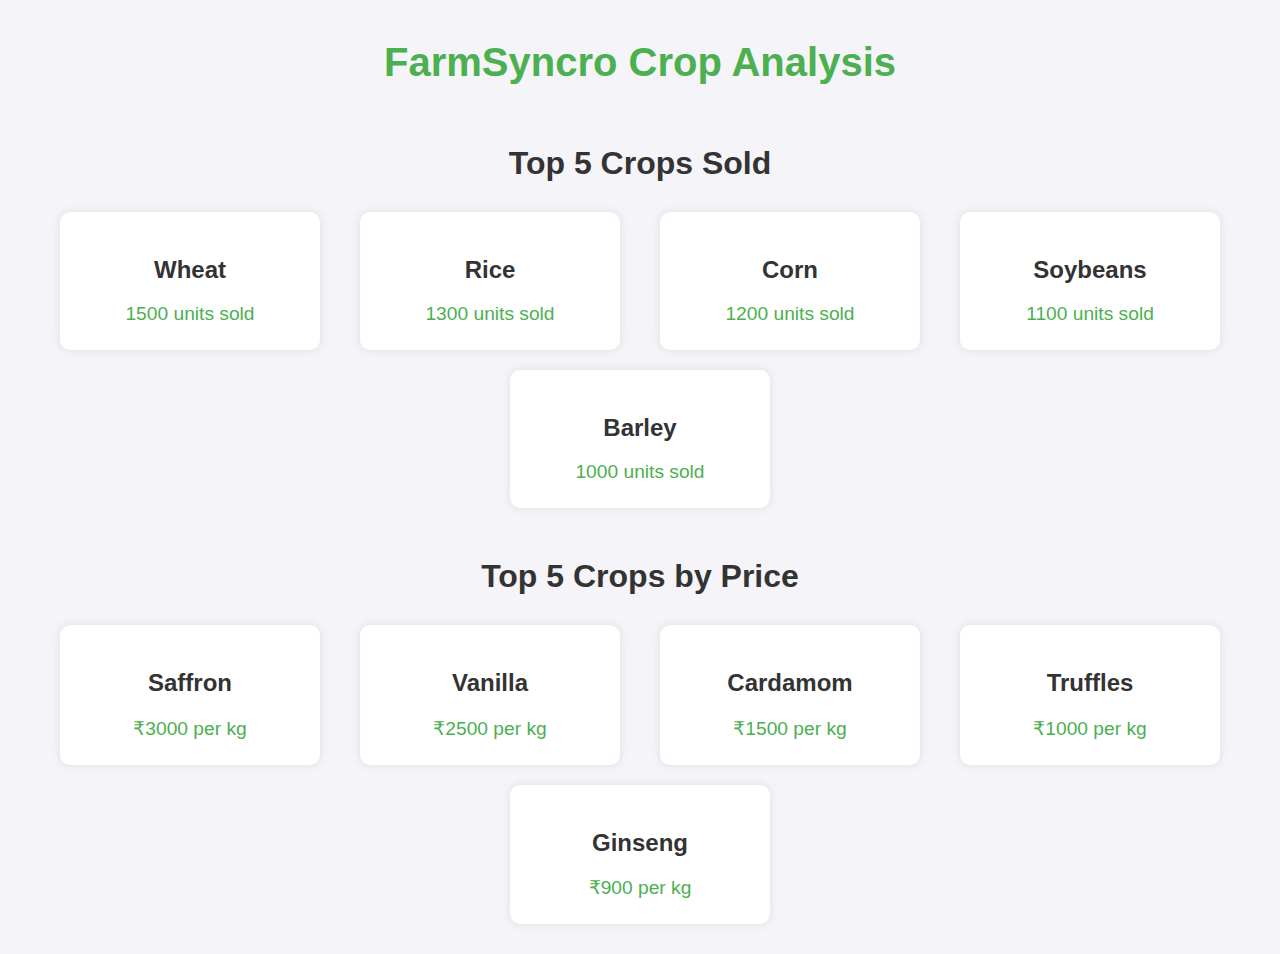
<file: cropanalysis/index.html>
<!DOCTYPE html>
<html lang="en">
<head>
    <meta charset="UTF-8">
    <meta name="viewport" content="width=device-width, initial-scale=1.0">
    <title>Crop Analysis - FarmSyncro</title>
    <link rel="stylesheet" href="crop-analysis.css">
</head>
<body>
    <div class="container">
        <header>
            <h1>FarmSyncro Crop Analysis</h1>
        </header>

        <!-- Section for Top 5 Crops Sold -->
        <section class="crop-section" id="top-sold-section">
            <h2>Top 5 Crops Sold</h2>
            <div class="crop-cards" id="top-sold-crops"></div>
        </section>

        <!-- Section for Top 5 Crops by Price -->
        <section class="crop-section" id="top-price-section">
            <h2>Top 5 Crops by Price</h2>
            <div class="crop-cards" id="top-price-crops"></div>
        </section>
    </div>

    <script src="crop-analysis.js"></script>
</body>
</html>
</file>
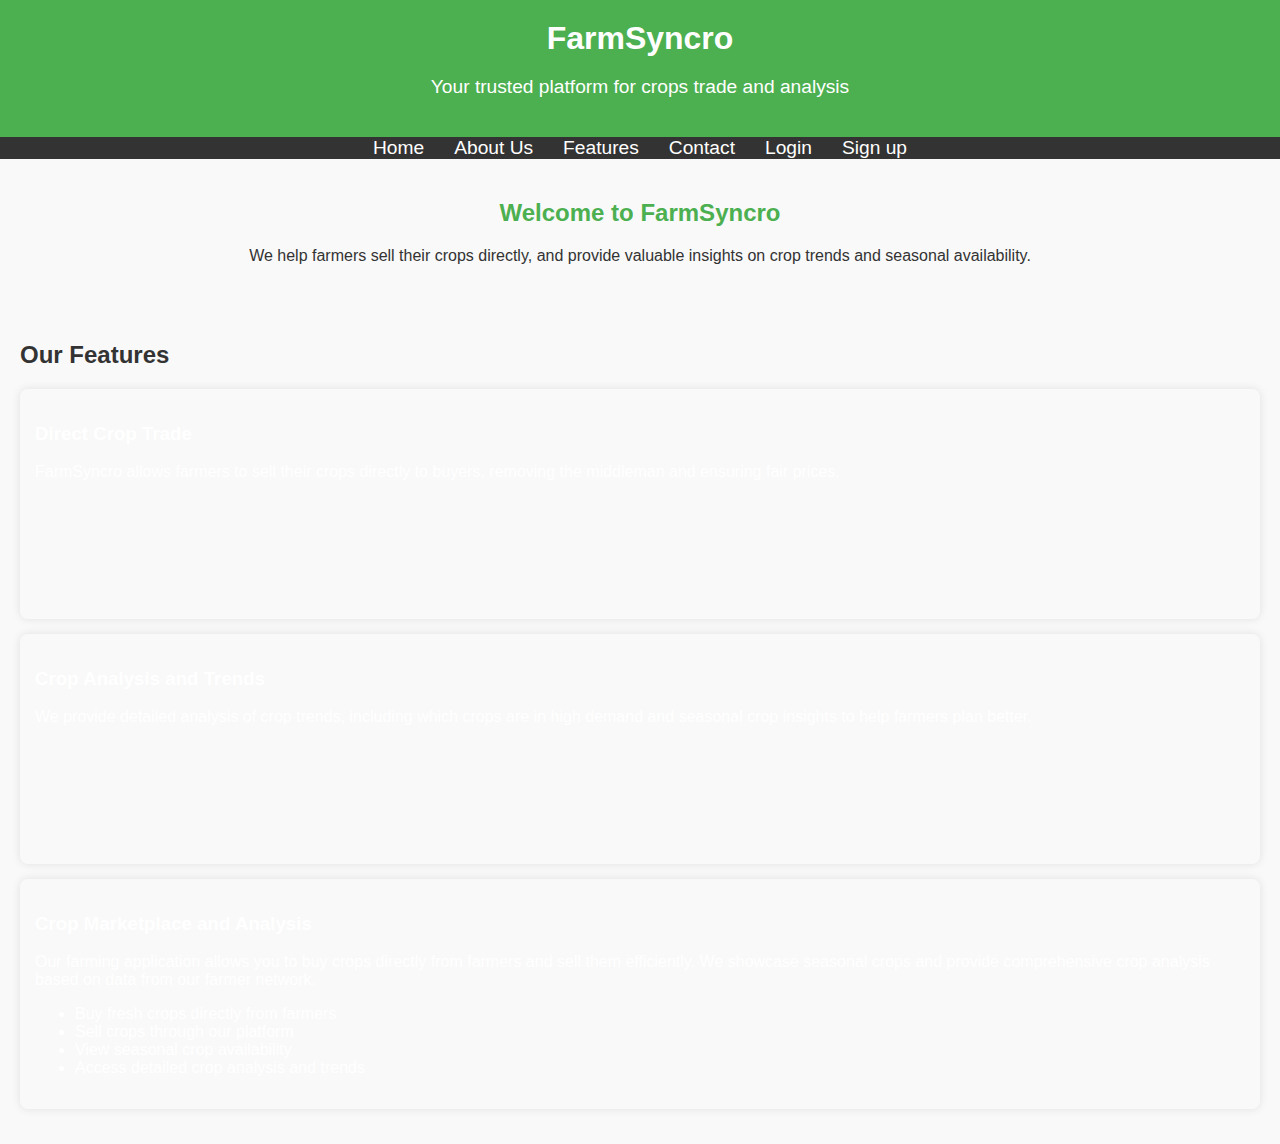
<file: homePage/index.html>
<!DOCTYPE html>
<html lang="en">
<head>
    <meta charset="UTF-8">
    <meta name="viewport" content="width=device-width, initial-scale=1.0">
    <title>FarmSyncro - Homepage</title>
    <link rel="stylesheet" href="styles.css">
</head>
<body>
    <header>
        <h1>FarmSyncro</h1>
        <p>Your trusted platform for crops trade and analysis</p>
    </header>

    <!-- Navigation Bar -->
    <nav>
        <ul>
            <li><a href="#">Home</a></li>
            <li><a href="#">About Us</a></li>
            <li><a href="#">Features</a></li>
            <li><a href="#">Contact</a></li>
            <li><a href="../loginpage/index.html">Login</a></li>
            <li><a href="../signuppage/index.html">Sign up</a></li>
        </ul>
    </nav>

    <section id="intro">
        <h2>Welcome to FarmSyncro</h2>
        <p>We help farmers sell their crops directly, and provide valuable insights on crop trends and seasonal availability.</p>
    </section>

    <section id="features">
        <h2>Our Features</h2>

        <!-- Feature 1: Buying and Selling Crops -->
        <div class="feature">
            <h3>Direct Crop Trade</h3>
            <p>FarmSyncro allows farmers to sell their crops directly to buyers, removing the middleman and ensuring fair prices.</p>
        </div>

        <!-- Feature 2: Crop Analysis -->
        <div class="feature">
            <h3>Crop Analysis and Trends</h3>
            <p>We provide detailed analysis of crop trends, including which crops are in high demand and seasonal crop insights to help farmers plan better.</p>
           
        </div>
        <div class="feature">
            <h3>Crop Marketplace and Analysis</h3>
            <p>Our farming application allows you to buy crops directly from farmers and sell them efficiently. We showcase seasonal crops and provide comprehensive crop analysis based on data from our farmer network.</p>
            <ul>
                <li>Buy fresh crops directly from farmers</li>
                <li>Sell crops through our platform</li>
                <li>View seasonal crop availability</li>
                <li>Access detailed crop analysis and trends</li>
            </ul>
        </div>
    </section>

    <!-- <footer>
        <p>&copy; 2024 FarmSyncro. All rights reserved.</p>
    </footer> -->

    <script src="script.js"></script>
</body>
</html>
</file>
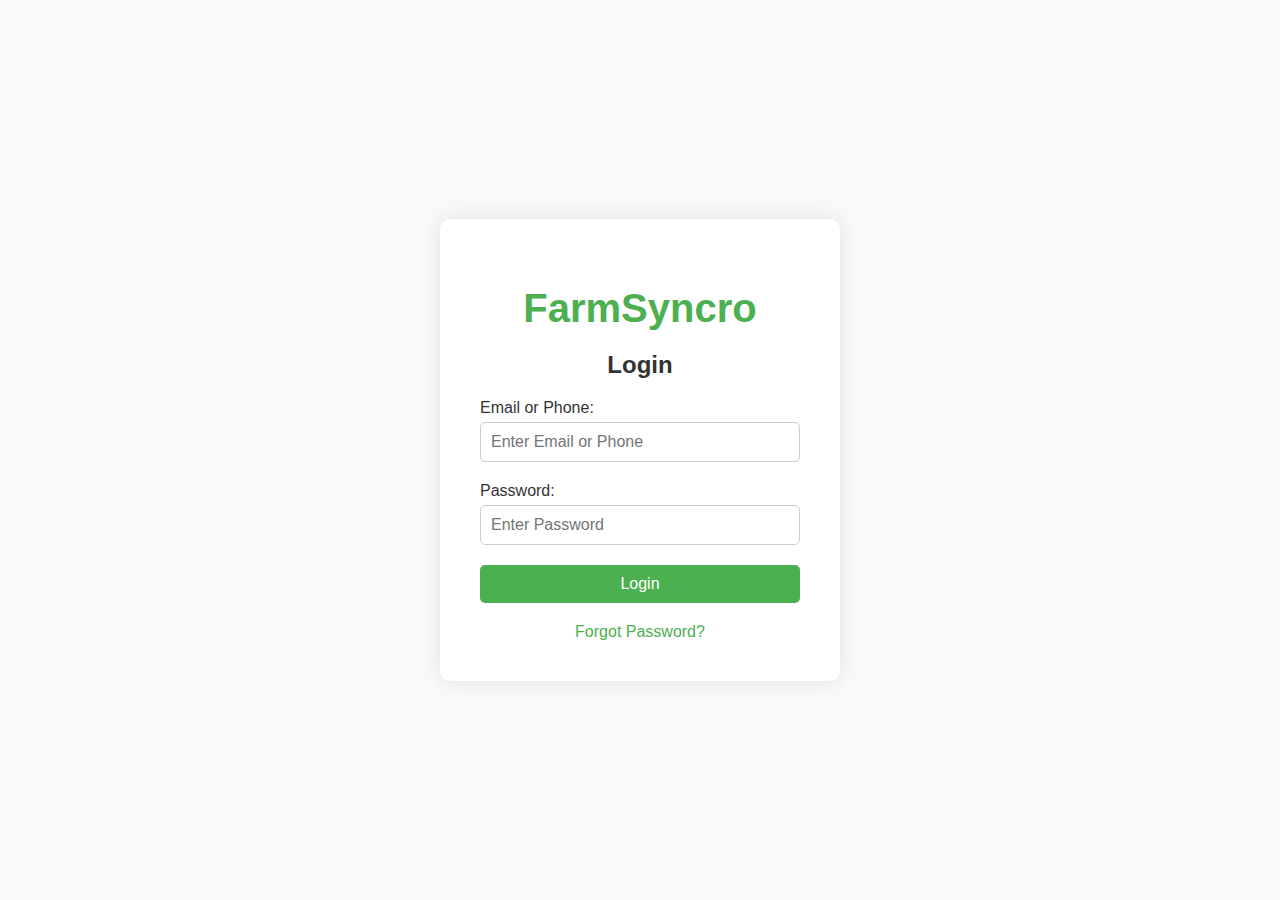
<file: loginpage/index.html>
<!DOCTYPE html>
<html lang="en">
<head>
    <meta charset="UTF-8">
    <meta name="viewport" content="width=device-width, initial-scale=1.0">
    <title>FarmSyncro - Login</title>
    <link rel="stylesheet" href="login.css">
</head>
<body>
    <div class="login-container">
        <div class="login-box">
            <h1>FarmSyncro</h1>
            <h2>Login</h2>
            <form id="loginForm" onsubmit="return validateForm()">
                <div class="input-group">
                    <label for="email-phone">Email or Phone:</label>
                    <input type="text" id="email-phone" name="email-phone" placeholder="Enter Email or Phone">
                    <span id="error-email-phone" class="error"></span>
                </div>
                <div class="input-group">
                    <label for="password">Password:</label>
                    <input type="password" id="password" name="password" placeholder="Enter Password">
                    <span id="error-password" class="error"></span>
                </div>
                <div class="input-group">
                    <button type="submit" class="login-btn">Login</button>
                </div>
            </form>
            <div class="options">
                <a href="#">Forgot Password?</a>
            </div>
        </div>
    </div>

    <script src="login.js"></script>
</body>
</html>
</file>
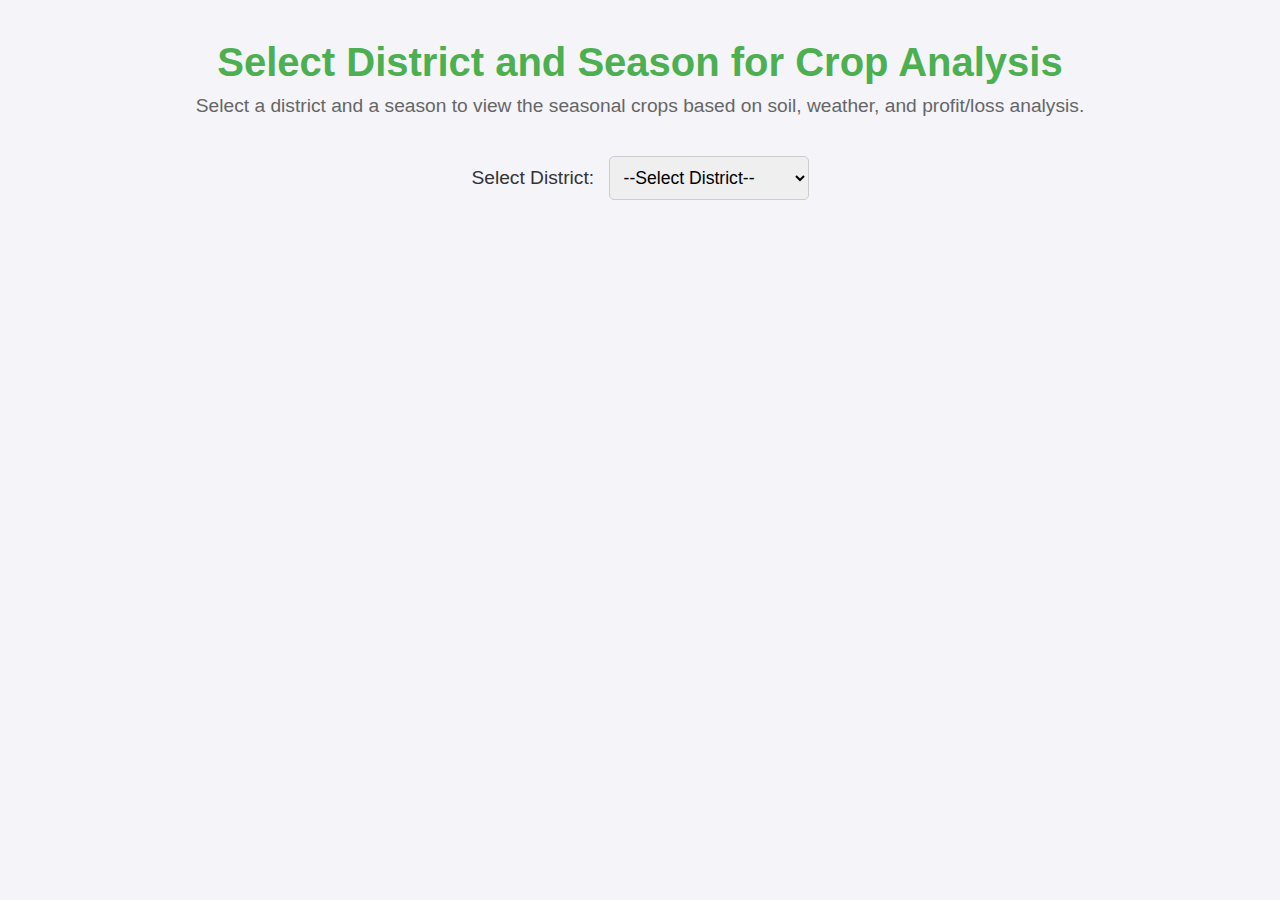
<file: seasonalcrops/index.html>
<!DOCTYPE html>
<html lang="en">
<head>
    <meta charset="UTF-8">
    <meta name="viewport" content="width=device-width, initial-scale=1.0">
    <title>Seasonal Crop Analysis - FarmSyncro</title>
    <link rel="stylesheet" href="district-crops.css">
</head>
<body>
    <div class="container">
        <header>
            <h1>Select District and Season for Crop Analysis</h1>
            <p>Select a district and a season to view the seasonal crops based on soil, weather, and profit/loss analysis.</p>
        </header>

        <!-- Dropdown for District Selection -->
        <div class="filter-box">
            <label for="districts">Select District:</label>
            <select id="districts" onchange="showSeasonFilter()">
                <option value="">--Select District--</option>
                <option value="nalgonda">Nalgonda</option>
                <option value="warangal">Warangal</option>
                <option value="karimnagar">Karimnagar</option>
                <option value="khammam">Khammam</option>
                <option value="adilabad">Adilabad</option>
                <option value="rangareddy">Rangareddy</option>
                <option value="mahabubnagar">Mahabubnagar</option>
                <option value="medak">Medak</option>
                <option value="nizamabad">Nizamabad</option>
                <option value="siddipet">Siddipet</option>
            </select>
        </div>

        <!-- Dropdown for Season Selection -->
        <div class="filter-box" id="season-filter" style="display: none;">
            <label for="seasons">Select Season:</label>
            <select id="seasons" onchange="showSeasonInfo()">
                <option value="">--Select Season--</option>
                <option value="summer">Summer</option>
                <option value="monsoon">Monsoon</option>
                <option value="winter">Winter</option>
                <option value="spring">Spring</option>
            </select>
        </div>

        <!-- Section to Display Seasonal Crop Information -->
        <div class="season-info" id="season-info" style="display: none;">
            <h2 id="season-name"></h2>
            <p id="weather-condition"></p>
            <p id="soil-condition"></p>
            <p id="day-night-duration"></p>
            
            <!-- Crops Display -->
            <h3>Recommended Seasonal Crops:</h3>
            <ul id="crop-list"></ul>
        </div>
    </div>

    <script src="district-crops.js"></script>
</body>
</html>
</file>
<file: cropanalysis/crop-analysis.css>
/* General styles */
body {
    font-family: 'Arial', sans-serif;
    margin: 0;
    padding: 0;
    background-color: #f4f4f9;
}

.container {
    max-width: 1200px;
    margin: 0 auto;
    padding: 20px;
}

/* Header */
header {
    text-align: center;
    padding: 20px 0;
}

header h1 {
    font-size: 2.5em;
    color: #4CAF50;
    margin: 0;
}

/* Crop Section */
.crop-section {
    margin-top: 40px;
}

.crop-section h2 {
    text-align: center;
    font-size: 2em;
    color: #333;
    margin-bottom: 20px;
}

/* Crop Cards Layout */
.crop-cards {
    display: flex;
    justify-content: space-around;
    flex-wrap: wrap;
}

/* Individual Crop Card */
.crop-card {
    background-color: white;
    width: 220px;
    padding: 20px;
    box-shadow: 0 0 10px rgba(0, 0, 0, 0.1);
    border-radius: 10px;
    text-align: center;
    margin: 10px;
}

.crop-card h3 {
    font-size: 1.5em;
    color: #333;
    margin-bottom: 10px;
}

.crop-card p {
    font-size: 1.2em;
    color: #4CAF50;
    margin-bottom: 5px;
}

.crop-card span {
    font-size: 1em;
    color: #666;
}

/* Responsive Layout */
@media (max-width: 768px) {
    .crop-cards {
        flex-direction: column;
        align-items: center;
    }
}
</file>
<file: homePage/styles.css>
/* General Styles */
body {
    font-family: Arial, sans-serif;
    margin: 0;
    padding: 0;
    background-color: #f9f9f9;
    color: #333;
}

/* Header Styles */
header {
    background-color: #4CAF50;
    color: white;
    padding: 20px;
    text-align: center;
}

header h1 {
    margin: 0;
}

header p {
    font-size: 1.2em;
}

/* Navigation Bar Styles */
nav {
    background-color: #333;
}

nav ul {
    list-style: none;
    margin: 0;
    padding: 0;
    display: flex;
    justify-content: center;
}

nav ul li {
    margin: 0 15px;
}

nav ul li a {
    color: white;
    text-decoration: none;
    font-size: 1.2em;
}

nav ul li a:hover {
    text-decoration: underline;
}

/* Intro Section */
#intro {
    padding: 20px;
    text-align: center;
}

#intro h2 {
    color: #4CAF50;
}

/* Features Section */
#features {
    padding: 20px;
}

/* Feature Box 1 - Direct Crop Trade */

/* Feature Box 2 - Crop Analysis and Trends */
.feature:nth-child(2) {
    background-image: url('https://img.freepik.com/free-photo/green-tea-bud-leaves-green-tea-plantations-morning_335224-955.jpg?t=st=1726479840~exp=1726483440~hmac=cbb29f3f87d6aad81ee480ca896815073c34b871729460a5a2fd1477c0562ec8&w=740');
    background-size: cover;
    background-position: center;
    color: white; /* Ensures text is readable over image */
    margin: 15px 0;
    padding: 15px;
    border-radius: 8px;
    box-shadow: 0 0 10px rgba(0, 0, 0, 0.1);
    min-height: 200px;
}
.feature:nth-child(3) {
    background-image: url('https://img.freepik.com/free-photo/detail-rice-plant-sunset-valencia-with-plantation-out-focus-rice-grains-plant-seed_181624-25838.jpg?t=st=1726480467~exp=1726484067~hmac=37e10a15eaff183f660af03b590c8894b99864890da32b3b188d75bff1cf4d1a&w=740');
    background-size: cover;
    background-position: center;
    color: white; /* Ensures text is readable over image */
    margin: 15px 0;
    padding: 15px;
    border-radius: 8px;
    box-shadow: 0 0 10px rgba(0, 0, 0, 0.1);
    min-height: 200px;
}
.feature:nth-child(4) {
    background-image: url('https://img.freepik.com/free-photo/planting-organic-rice-farmland_1150-18065.jpg?t=st=1726481463~exp=1726485063~hmac=75379adb9920dcc89c19984036697298ad79aa84be0113972c0218f2cc711ba5&w=740');
    background-size: cover;
    background-position: center;
    color: white; /* Ensures text is readable over image */
    margin: 15px 0;
    padding: 15px;
    border-radius: 8px;
    box-shadow: 0 0 10px rgba(0, 0, 0, 0.1);
    min-height: 200px;
}

.feature h3 {
    color: white; /* Make sure the title is visible on the background image */
}

/* Footer Styles */
footer {
    background-color: #333;
    color: white;
    text-align: center;
    padding: 10px;
    position: absolute;
    bottom: 0;
    width: 100%;
}

/* Seasonal Crops */
#seasonal-crops {
    margin-top: 10px;
    padding: 10px;
    display: none;
    background-color: #f1f1f1;
    border: 1px solid #ccc;
    border-radius: 5px;
}

.styled-button {
    background-color: #4CAF50;
    border: none;
    color: white;
    padding: 15px 32px;
    text-align: center;
    text-decoration: none;
    display: inline-block;
    font-size: 16px;
    margin: 4px 2px;
    cursor: pointer;
    border-radius: 4px;
    transition: background-color 0.3s ease;
}

.styled-button:hover {
    background-color: #45a049;
}

.styled-button:active {
    background-color: #3e8e41;
}

.styled-button:focus {
    outline: none;
    box-shadow: 0 0 0 3px rgba(76, 175, 80, 0.5);
}
</file>
<file: loginpage/login.css>
/* General Styles */
body {
    font-family: 'Arial', sans-serif;
    margin: 0;
    padding: 0;
    background-color: #f9f9f9;
    display: flex;
    justify-content: center;
    align-items: center;
    height: 100vh;
}

/* Login Container */
.login-container {
    width: 100%;
    max-width: 400px;
    margin: 0 auto;
    display: flex;
    justify-content: center;
    align-items: center;
}

/* Login Box */
.login-box {
    background-color: white;
    padding: 40px;
    box-shadow: 0 0 20px rgba(0, 0, 0, 0.1);
    border-radius: 10px;
    text-align: center;
    width: 100%;
}

h1 {
    margin-bottom: 20px;
    font-size: 2.5em;
    color: #4CAF50;
}

h2 {
    margin-bottom: 20px;
    color: #333;
}

/* Input Group */
.input-group {
    margin-bottom: 20px;
}

.input-group label {
    display: block;
    font-size: 1em;
    color: #333;
    text-align: left;
    margin-bottom: 5px;
}

.input-group input {
    width: 100%;
    padding: 10px;
    font-size: 1em;
    border: 1px solid #ccc;
    border-radius: 5px;
    box-sizing: border-box;
}

/* Error message */
.error {
    color: red;
    font-size: 0.85em;
    margin-top: 5px;
    display: none; /* Hidden by default */
}

/* Login Button */
.login-btn {
    background-color: #4CAF50;
    color: white;
    padding: 10px;
    font-size: 1em;
    border: none;
    border-radius: 5px;
    cursor: pointer;
    width: 100%;
}

.login-btn:hover {
    background-color: #45a049;
}

/* Forgot Password */
.options {
    margin-top: 20px;
}

.options a {
    color: #4CAF50;
    text-decoration: none;
}

.options a:hover {
    text-decoration: underline;
}
</file>
<file: seasonalcrops/district-crops.css>
/* General Styling */
body {
    font-family: Arial, sans-serif;
    background-color: #f4f4f9;
    color: #333;
    margin: 0;
    padding: 0;
}

.container {
    max-width: 1200px;
    margin: 0 auto;
    padding: 20px;
}

header {
    text-align: center;
    padding: 20px 0;
}

header h1 {
    font-size: 2.5em;
    color: #4CAF50;
    margin: 0;
}

header p {
    font-size: 1.2em;
    color: #666;
    margin-top: 10px;
}

/* Filter Box */
.filter-box {
    margin-bottom: 20px;
    text-align: center;
}

.filter-box label {
    font-size: 1.2em;
    color: #333;
    margin-right: 10px;
}

.filter-box select {
    padding: 10px;
    font-size: 1.1em;
    border-radius: 5px;
    border: 1px solid #ccc;
    width: 200px;
}

/* District and Season Information */
.season-info {
    background-color: white;
    padding: 20px;
    margin-top: 20px;
    border-radius: 8px;
    box-shadow: 0 0 10px rgba(0, 0, 0, 0.1);
    display: none;
}

.season-info h2 {
    font-size: 2em;
    color: #4CAF50;
}

.season-info p {
    font-size: 1.2em;
    color: #555;
}

.season-info ul {
    list-style-type: none;
    padding-left: 0;
}

.season-info ul li {
    font-size: 1.2em;
    color: #555;
    margin-bottom: 10px;
}
</file>
